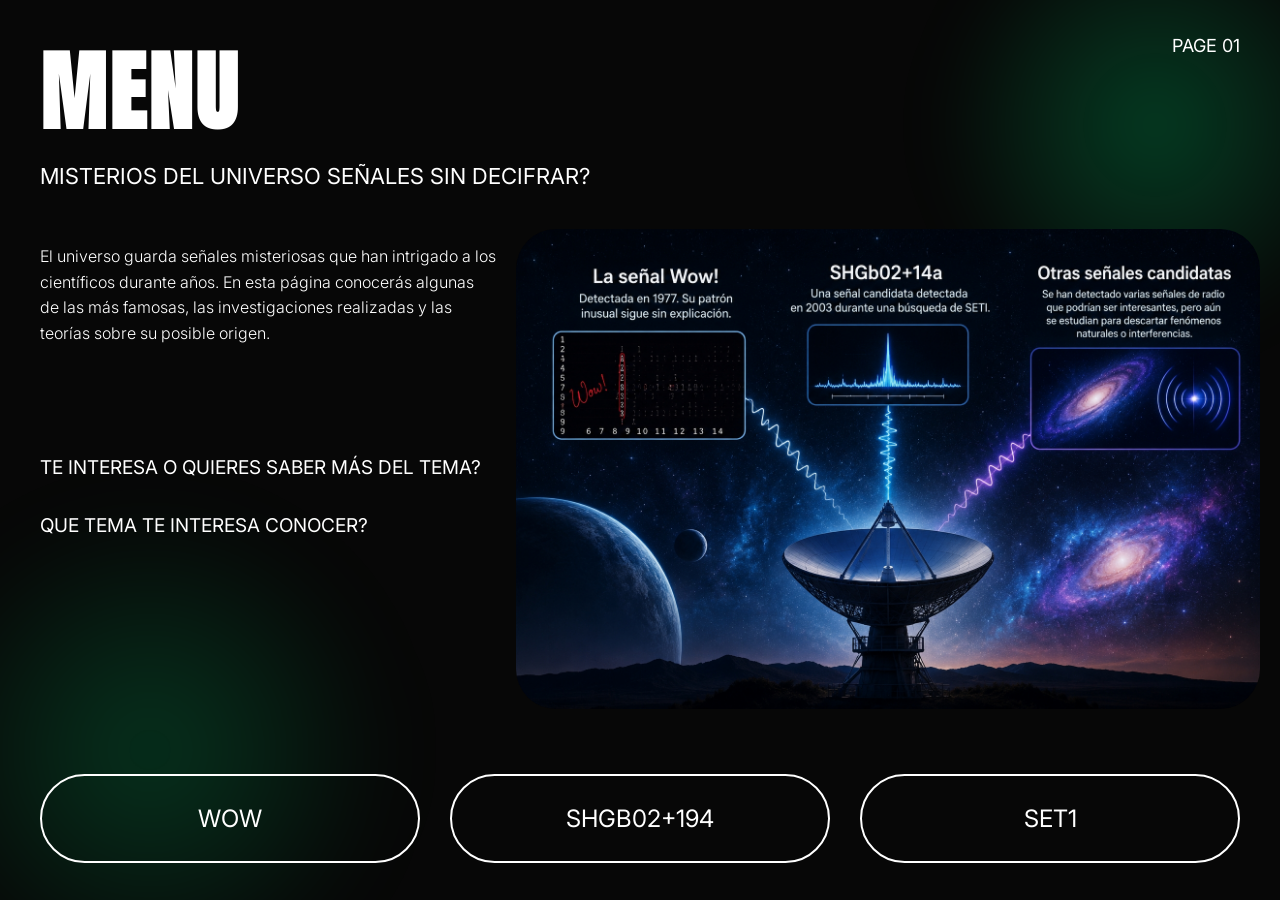
<file: index.html>
<!DOCTYPE html>
<html lang="es">
<head>
<meta charset="UTF-8">
<meta name="viewport" content="width=device-width, initial-scale=1.0">
<title>MENU - Misterios</title>
<link href="https://fonts.googleapis.com/css2?family=Anton&family=Inter:wght@300;400&display=swap" rel="stylesheet">
<link rel="stylesheet" href="index.css">
</head>
<body>
<div class="top"><h1>MENU</h1><div class="page">PAGE 01</div></div>
<div class="sub">MISTERIOS DEL UNIVERSO SEÑALES SIN DECIFRAR?</div>
<div class="main">
<div class="left">
<p>El universo guarda señales misteriosas que han intrigado a los científicos durante años. En esta página conocerás algunas de las más famosas, las investigaciones realizadas y las teorías sobre su posible origen.</p>
<div class="cta">
<h3>TE INTERESA O QUIERES SABER MÁS DEL TEMA?</h3>
<h3>QUE TEMA TE INTERESA CONOCER?</h3>
</div>
</div>
<div class="img-wrap"><img src="page_0_img.jpg"></div>
</div>
<div class="btns">
<a href="info.html" class="btn">WOW</a>
<a href="contenido.html" class="btn">SHGB02+194</a>
<a href="contacto.html" class="btn">SET1</a>
</div>
</body>
</html>
</file>
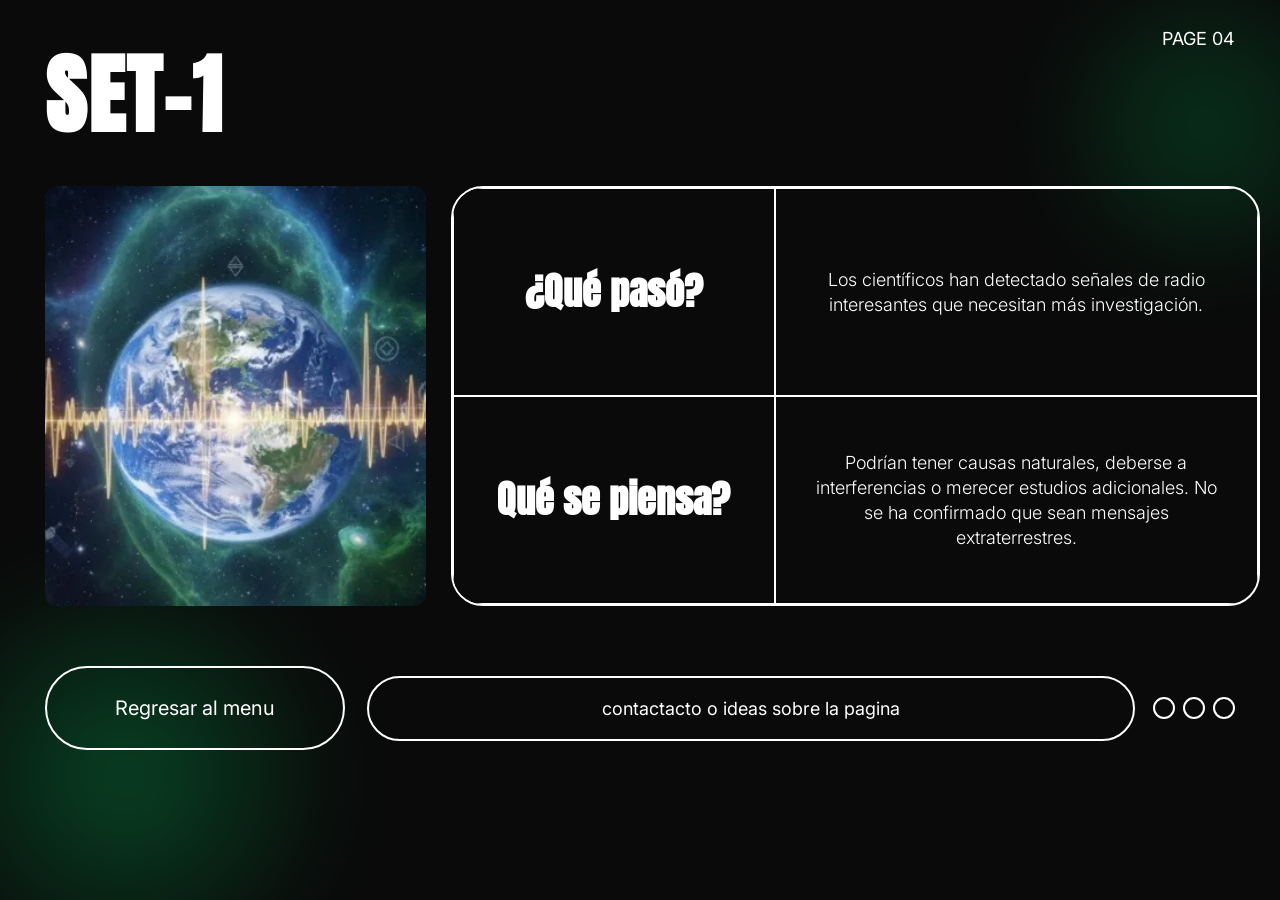
<file: contacto.html>
<!DOCTYPE html>
<html lang="es">
<head>
<meta charset="UTF-8">
<meta name="viewport" content="width=device-width, initial-scale=1.0">
<title>SET-1</title>
<link href="https://fonts.googleapis.com/css2?family=Anton&family=Inter:wght@300;400;700&display=swap" rel="stylesheet">
<link rel="stylesheet" href="contacto.css">
</head>
<body>

<div class="top"><h1>SET-1</h1><div class="page">PAGE 04</div></div>

<div class="grid">
  <div class="img-box"><img src="set1_earth.jpg" alt="Tierra señal"></div>
  
  <div class="table">
    <div class="cell q">¿Qué pasó?</div>
    <div class="cell a">Los científicos han detectado señales de radio interesantes que necesitan más investigación.</div>
    
    <div class="cell q">Qué se piensa?</div>
    <div class="cell a">Podrían tener causas naturales, deberse a interferencias o merecer estudios adicionales. No se ha confirmado que sean mensajes extraterrestres.</div>
  </div>
</div>

<div class="bottom">
  <a href="index.html" class="btn">Regresar al menu</a>
  <div class="contact-wrap">
    <a href="final.html" class="btn-contact">contactacto o ideas sobre la pagina</a>
    <div class="dots"><span></span><span></span><span></span></div>
  </div>
</div>

</body>
</html>
</file>
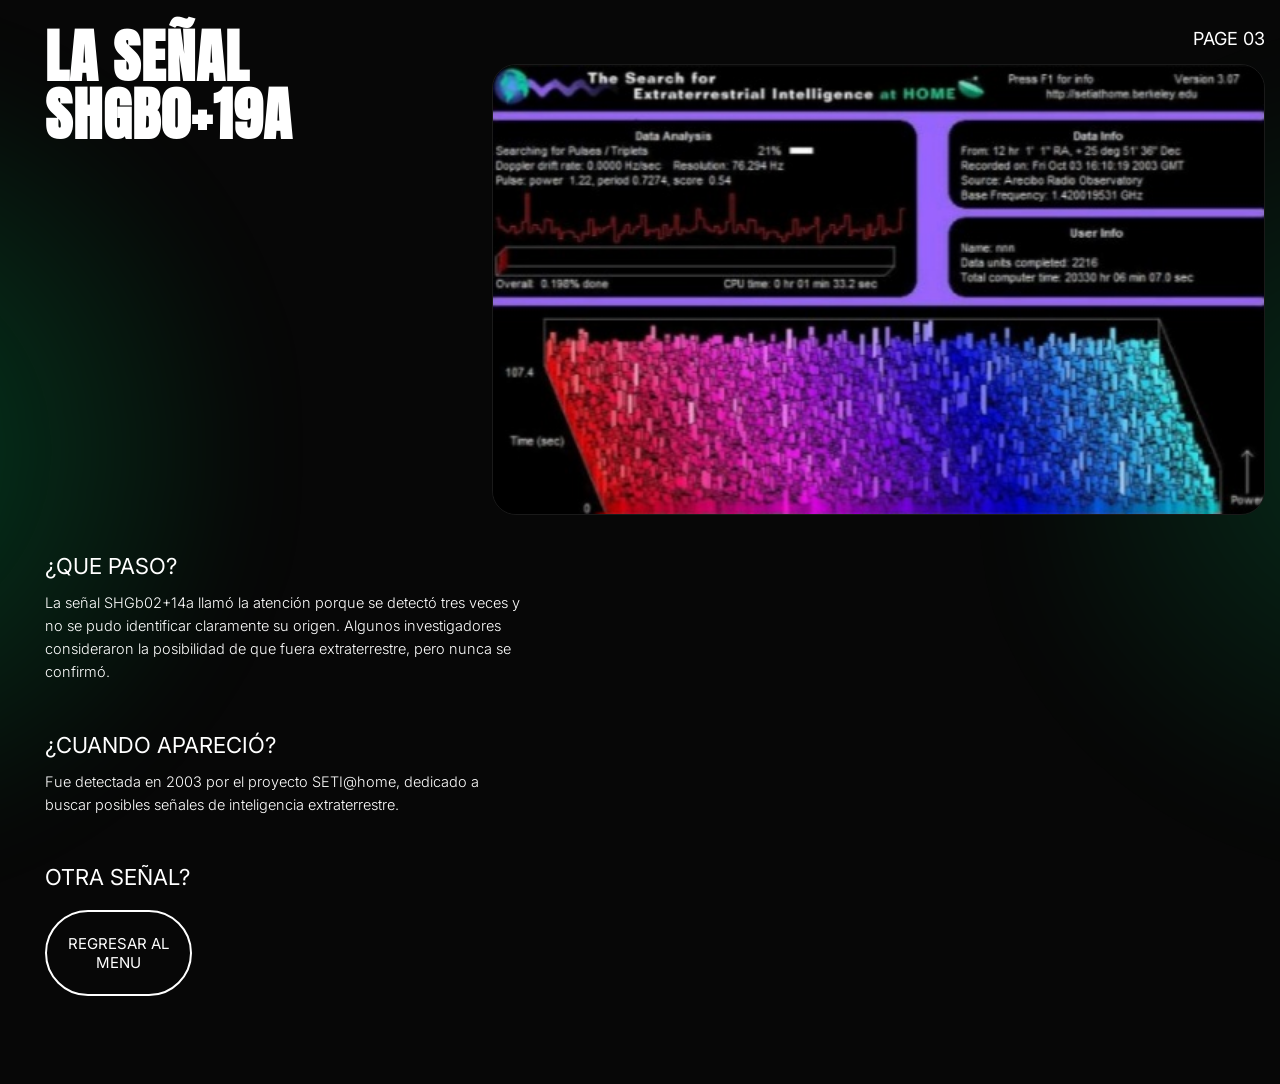
<file: contenido.html>
<!DOCTYPE html>
<html lang="es">
<head>
<meta charset="UTF-8">
<meta name="viewport" content="width=device-width, initial-scale=1.0">
<title>La Señal SHGB02</title>
<link href="https://fonts.googleapis.com/css2?family=Anton&family=Inter:wght@300;400&display=swap" rel="stylesheet">
<link rel="stylesheet" href="contenido.css">
</head>
<body>

<div class="top">
  <h1>LA SEÑAL<br>SHGB0+19A</h1>
  <div class="right-head">
    <div class="page">PAGE 03</div>
    <div class="img-head"><img src="shgb_screen.jpg" alt="Señal SETI"></div>
  </div>
</div>

<div class="main">
  <div class="left">
    <div class="bloque">
      <h2>¿QUE PASO?</h2>
      <p>La señal SHGb02+14a llamó la atención porque se detectó tres veces y no se pudo identificar claramente su origen. Algunos investigadores consideraron la posibilidad de que fuera extraterrestre, pero nunca se confirmó.</p>
    </div>

    <div class="bloque">
      <h2>¿CUANDO APARECIÓ?</h2>
      <p>Fue detectada en 2003 por el proyecto SETI@home, dedicado a buscar posibles señales de inteligencia extraterrestre.</p>
    </div>

    <div class="bloque">
      <h2>OTRA SEÑAL?</h2>
      <div class="btns">
        
        <a href="index.html" class="btn">REGRESAR AL MENU</a>
      </div>
    </div>
  </div>
</div>

</body>
</html>
</file>
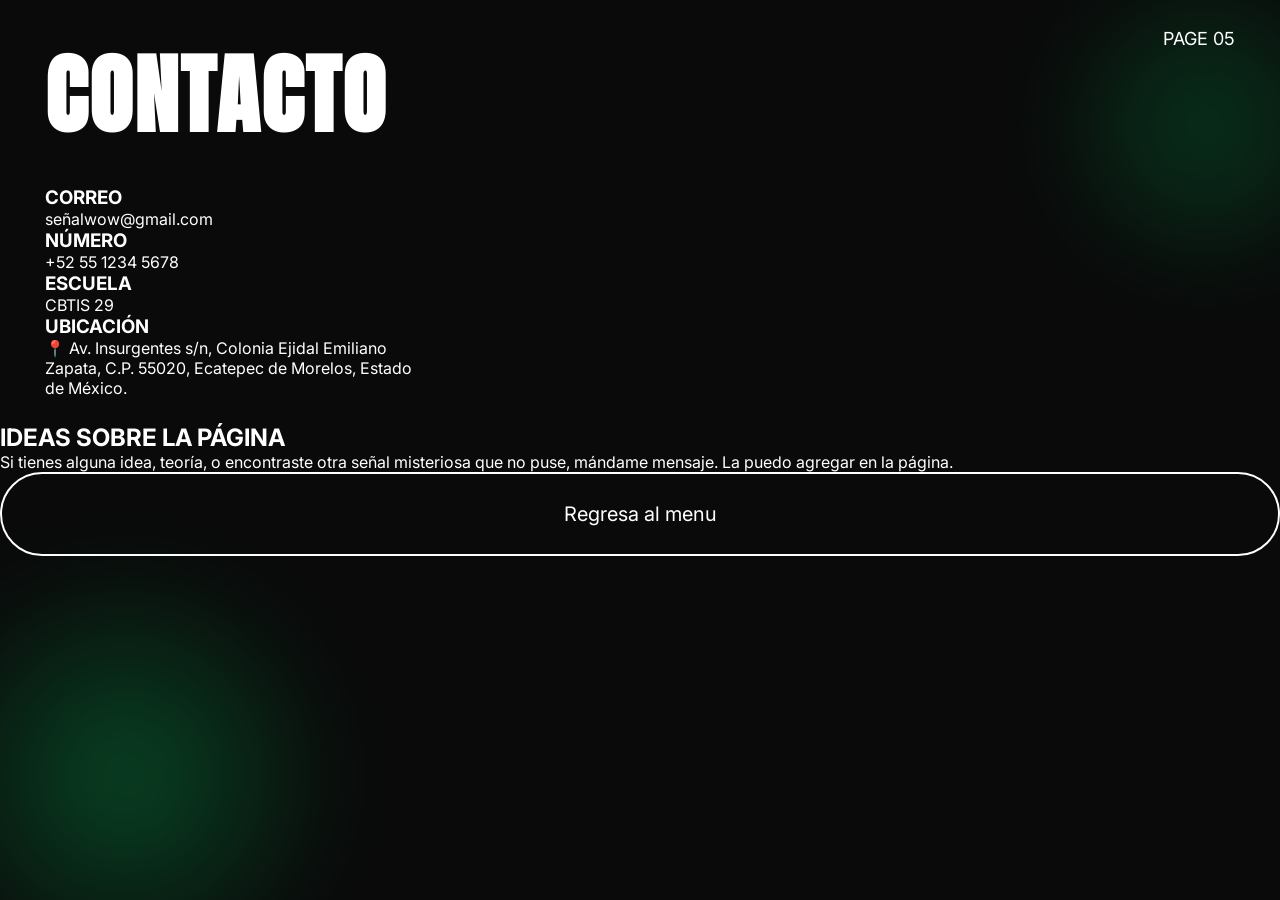
<file: final.html>
<!DOCTYPE html>
<html lang="es">
<head>
<meta charset="UTF-8">
<meta name="viewport" content="width=device-width, initial-scale=1.0">
<title>Contacto</title>
<link href="https://fonts.googleapis.com/css2?family=Anton&family=Inter:wght@300;400;600&display=swap" rel="stylesheet">
<link rel="stylesheet" href="contacto.css">
</head>
<body>

<div class="top"><h1>CONTACTO</h1><div class="page">PAGE 05</div></div>

<div class="grid">
  <div class="left">
    <div class="profile">
      <div class="avatar"></div>
    </div>

    <div class="info-list">
      <div class="item">
        <span class="icon"></span>
        <div>
          <h3>CORREO</h3>
          <p>señalwow@gmail.com</p>
        </div>
      </div>

      <div class="item">
        <span class="icon"></span>
        <div>
          <h3>NÚMERO</h3>
          <p>+52 55 1234 5678</p>
        </div>
      </div>

      <div class="item">
        <span class="icon"></span>
        <div>
          <h3>ESCUELA</h3>
          <p>CBTIS 29</p>
        </div>
      </div>

      <div class="item">
        <span class="icon"></span>
        <div>
          <h3>UBICACIÓN</h3>
          <p>📍 Av. Insurgentes s/n, Colonia Ejidal Emiliano Zapata, C.P. 55020, Ecatepec de Morelos, Estado de México. </p>
        </div>
      </div>

      <div class="item">
        
        </div>
      </div>
    </div>
  </div>

  <div class="right">
    <div class="card-big">
      <h2>IDEAS SOBRE LA PÁGINA</h2>
      <p>Si tienes alguna idea, teoría, o encontraste otra señal misteriosa que no puse, mándame mensaje. La puedo agregar en la página.</p>
      <div class="btns">
<a href="index.html" class="btn">Regresa al menu</a>
</div>
      
      
      <div class="btns-contact">
        </div>

      <div class="divider"></div>

      
      <div class="nav-final">
        
        <a href="index.html"></a>
      </div>
    </div>
  </div>
</div>


</body>
</html>
</file>
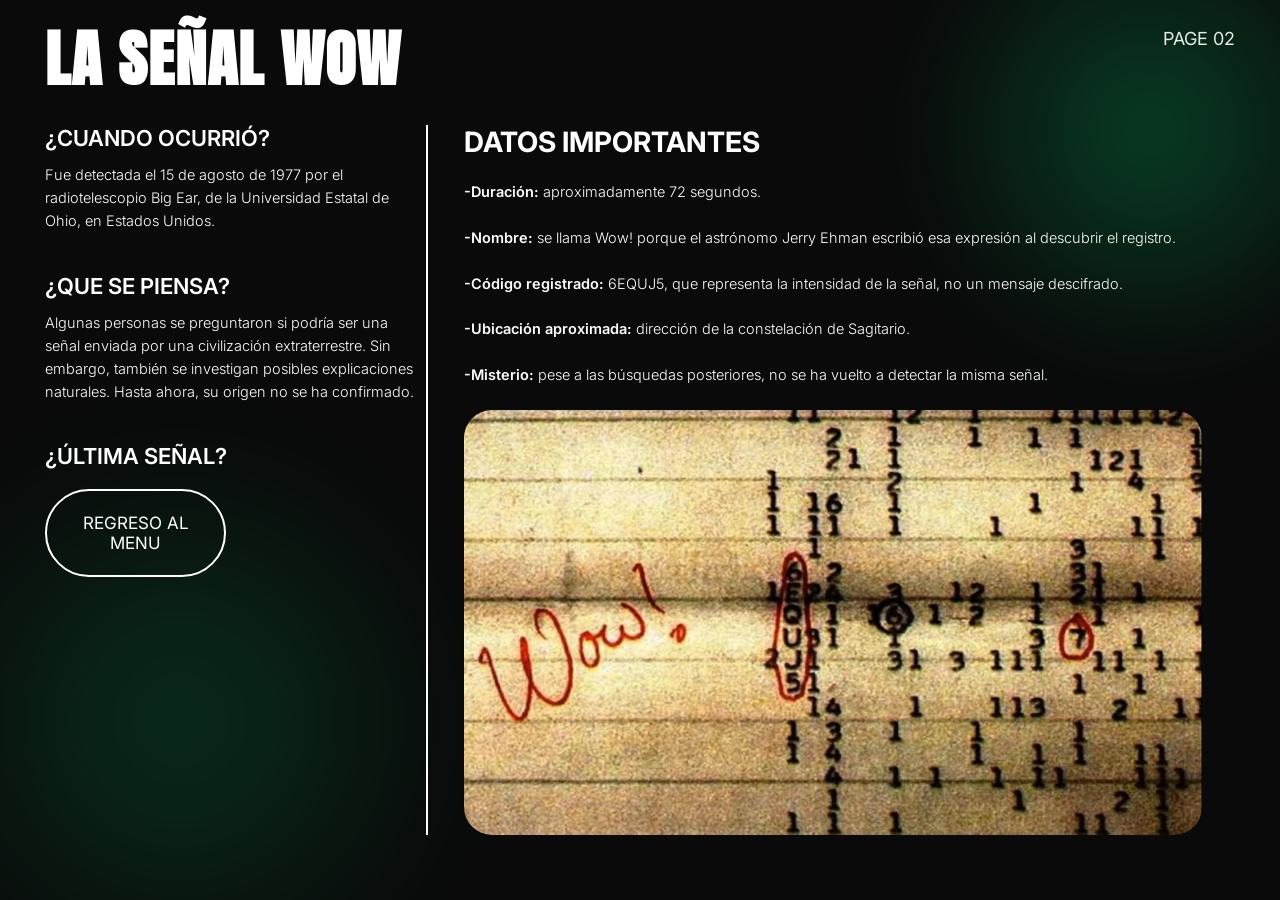
<file: info.html>
<!DOCTYPE html>
<html lang="es">
<head>
<meta charset="UTF-8">
<meta name="viewport" content="width=device-width, initial-scale=1.0">
<title>La Señal WOW</title>
<link href="https://fonts.googleapis.com/css2?family=Anton&family=Inter:wght@300;400;600&display=swap" rel="stylesheet">
<link rel="stylesheet" href="info.css">
</head>
<body>

<div class="top">
  <h1>LA SEÑAL WOW</h1>
  <div class="page">PAGE 02</div>
</div>

<div class="layout">
  <div class="col-left">
    <div class="bloque">
      <h2>¿CUANDO OCURRIÓ?</h2>
      <p>Fue detectada el 15 de agosto de 1977 por el radiotelescopio Big Ear, de la Universidad Estatal de Ohio, en Estados Unidos.</p>
    </div>

    <div class="bloque">
      <h2>¿QUE SE PIENSA?</h2>
      <p>Algunas personas se preguntaron si podría ser una señal enviada por una civilización extraterrestre. Sin embargo, también se investigan posibles explicaciones naturales. Hasta ahora, su origen no se ha confirmado.</p>
    </div>

    <div class="bloque">
      <h2>¿ÚLTIMA SEÑAL?</h2>
      <div class="btns">
        
        <a href="index.html" class="btn">REGRESO AL MENU</a>
      </div>
    </div>
  </div>

  <div class="line"></div>

  <div class="col-right">
    <h2>DATOS IMPORTANTES</h2>
    <ul>
      <li><b>-Duración:</b> aproximadamente 72 segundos.</li>
      <li><b>-Nombre:</b> se llama Wow! porque el astrónomo Jerry Ehman escribió esa expresión al descubrir el registro.</li>
      <li><b>-Código registrado:</b> 6EQUJ5, que representa la intensidad de la señal, no un mensaje descifrado.</li>
      <li><b>-Ubicación aproximada:</b> dirección de la constelación de Sagitario.</li>
      <li><b>-Misterio:</b> pese a las búsquedas posteriores, no se ha vuelto a detectar la misma señal.</li>
    </ul>

    <div class="img-box">
      <img src="wow_print.jpg" alt="Señal Wow original">
    </div>
  </div>
</div>

</body>
</html>
</file>
<file: index.css>
*{margin:0;padding:0;box-sizing:border-box}
body{
  background:#070707;color:#fff;
  font-family:'Inter',sans-serif;
  min-height:100vh;position:relative;overflow-x:hidden
}
body::before{
  content:'';position:fixed;top:-100px;right:-100px;
  width:450px;height:450px;
  background:radial-gradient(circle, rgba(0,255,136,0.22) 0%, transparent 70%);
  filter:blur(30px);pointer-events:none
}
body::after{
  content:'';position:fixed;bottom:-100px;left:-100px;
  width:500px;height:500px;
  background:radial-gradient(circle, rgba(0,255,136,0.18) 0%, transparent 70%);
  filter:blur(40px);pointer-events:none
}
.top{display:flex;justify-content:space-between;padding:25px 40px 0;position:relative;z-index:2}
.top h1{font-family:'Anton',sans-serif;font-size:88px;letter-spacing:3px}
.top .page{font-size:18px;margin-top:10px}
.sub{padding:5px 40px;font-size:22px}
.main{display:grid;grid-template-columns:38% 62%;gap:20px;padding:35px 40px;position:relative;z-index:2}
.left p{font-size:16px;line-height:1.6;font-weight:300;margin-top:15px}
.cta{margin-top:110px}
.cta h3{font-size:19px;font-weight:400;margin-top:35px}
.img-wrap{border-radius:40px;overflow:hidden;height:480px;background:#000}
.img-wrap img{width:100%;height:100%;object-fit:cover}
.btns{display:grid;grid-template-columns:repeat(3,1fr);gap:30px;padding:30px 40px;position:relative;z-index:2}
.btn{border:2.5px solid #fff;border-radius:60px;padding:28px;text-align:center;font-size:24px;text-decoration:none;color:#fff;transition:.3s;display:block}
.btn:hover{background:#fff;color:#000;transform:translateY(-3px)}
.footer{border-top:2.5px solid #fff;margin:30px 40px 0;padding:18px 0;font-size:13px;opacity:.9;letter-spacing:0.5px}
@media(max-width:900px){
  .top h1{font-size:48px}
  .main{grid-template-columns:1fr}
  .img-wrap{height:320px}
  .btns{grid-template-columns:1fr}
  .cta{margin-top:20px}
}
</file>
<file: contacto.css>
*{margin:0;padding:0;box-sizing:border-box}
body{
  background:#0a0a0a;color:#fff;
  font-family:'Inter',sans-serif;
  min-height:100vh;position:relative;overflow-x:hidden
}
body::before{
  content:'';position:fixed;left:-100px;bottom:-100px;
  width:450px;height:450px;
  background:radial-gradient(circle, rgba(0,255,120,0.25) 0%, transparent 70%);
  filter:blur(45px);pointer-events:none
}
body::after{
  content:'';position:fixed;right:-100px;top:-50px;
  width:350px;height:350px;
  background:radial-gradient(circle, rgba(0,255,120,0.18) 0%, transparent 70%);
  filter:blur(40px);pointer-events:none
}
.top{display:flex;justify-content:space-between;padding:28px 45px 0;position:relative;z-index:2}
.top h1{font-family:'Anton',sans-serif;font-size:88px;letter-spacing:2px}
.page{font-size:18px}
.grid{
  display:grid;grid-template-columns:32% 68%;
  gap:25px;padding:25px 45px;position:relative;z-index:2
}
.img-box{border-radius:12px;overflow:hidden;background:#000;height:420px}
.img-box img{width:100%;height:100%;object-fit:cover;display:block}
.table{
  border:2.5px solid #fff;border-radius:32px;
  overflow:hidden;display:grid;
  grid-template-columns:40% 60%;grid-template-rows:1fr 1fr
}
.cell{
  padding:30px;display:flex;align-items:center;
  justify-content:center;border:0.5px solid #fff
}
.cell.q{
  font-family:'Anton',sans-serif;font-size:38px;
  text-align:center;font-weight:700;
  background:#0a0a0a;line-height:1.1
}
.cell.a{font-size:18px;line-height:1.4;text-align:center;font-weight:300}
.bottom{
  display:flex;gap:22px;align-items:center;
  padding:35px 45px;position:relative;z-index:2
}
.btn{
  border:2.5px solid #fff;border-radius:50px;
  padding:28px 55px;text-align:center;color:#fff;
  text-decoration:none;font-size:20px;min-width:300px;
  transition:.3s;display:block
}
.btn:hover{background:#fff;color:#000;transform:translateY(-3px)}
.contact-wrap{display:flex;align-items:center;gap:18px;flex:1}
.btn-contact{
  border:2.5px solid #fff;border-radius:50px;
  padding:20px 30px;flex:1;text-align:center;color:#fff;
  text-decoration:none;font-size:18px;transition:.3s
}
.btn-contact:hover{background:#fff;color:#000}
.dots{display:flex;gap:8px}
.dots span{width:22px;height:22px;border-radius:50%;border:2px solid #fff;display:block}

@media(max-width:900px){
  .grid{grid-template-columns:1fr}
  .table{grid-template-columns:1fr}
  .img-box{height:300px}
  .top h1{font-size:52px}
  .bottom{flex-direction:column}
  .btn{width:100%;min-width:auto}
  .contact-wrap{width:100%;flex-direction:column}
  .btn-contact{width:100%}
}
</file>
<file: contenido.css>
*{margin:0;padding:0;box-sizing:border-box}
body{
  background:#070707;color:#fff;
  font-family:'Inter',sans-serif;
  min-height:100vh;position:relative;overflow-x:hidden
}
body::before{
  content:'';position:fixed;left:-150px;top:0;
  width:400px;height:100%;
  background:radial-gradient(circle at left, rgba(0,200,100,0.28) 0%, transparent 70%);
  filter:blur(40px);pointer-events:none
}
body::after{
  content:'';position:fixed;right:-100px;top:0;
  width:350px;height:100%;
  background:radial-gradient(circle at right, rgba(0,255,136,0.15) 0%, transparent 70%);
  filter:blur(40px);pointer-events:none
}
.top{
  display:grid;grid-template-columns:35% 65%;
  padding:28px 45px;gap:30px;position:relative;z-index:2
}
.top h1{
  font-family:'Anton',sans-serif;font-size:58px;
  line-height:1;letter-spacing:1px
}
.right-head .page{text-align:right;font-size:18px;margin-bottom:15px}
.img-head{
  border-radius:24px;overflow:hidden;
  border:1.5px solid #1a1a1a;background:#000
}
.img-head img{width:100%;display:block}
.main{padding:10px 45px 40px;position:relative;z-index:2}
.left{max-width:40%}
.left .bloque{margin-bottom:48px}
.left h2{font-size:22px;margin-bottom:12px;font-weight:400;text-transform:uppercase}
.left p{font-size:14.5px;line-height:1.6;font-weight:300}
.btns{display:grid;grid-template-columns:1fr 1fr 1fr;gap:18px;margin-top:20px}
.btn{
  border:2.5px solid #fff;border-radius:50px;
  padding:22px 10px;text-align:center;color:#fff;
  text-decoration:none;font-size:15px;transition:.3s;display:block
}
.btn:hover{background:#fff;color:#000;transform:translateY(-3px)}

@media(max-width:900px){
  .top{grid-template-columns:1fr}
  .left{max-width:100%}
  .btns{grid-template-columns:1fr}
  .top h1{font-size:40px}
}
</file>
<file: info.css>
*{margin:0;padding:0;box-sizing:border-box}
body{
  background:#0a0a0a;color:#fff;
  font-family:'Inter',sans-serif;
  min-height:100vh;position:relative;overflow-x:hidden
}
body::before{
  content:'';position:fixed;top:-120px;right:-120px;
  width:500px;height:500px;
  background:radial-gradient(circle, rgba(0,255,136,0.22) 0%, transparent 70%);
  filter:blur(40px);pointer-events:none
}
body::after{
  content:'';position:fixed;bottom:-120px;left:-120px;
  width:600px;height:600px;
  background:radial-gradient(circle, rgba(0,255,136,0.15) 0%, transparent 70%);
  filter:blur(50px);pointer-events:none
}
.top{display:flex;justify-content:space-between;padding:28px 45px 0;position:relative;z-index:2}
.top h1{font-family:'Anton',sans-serif;font-size:62px;letter-spacing:1px;line-height:1}
.top .page{font-size:18px;opacity:.9}
.layout{display:grid;grid-template-columns:32% 3px 65%;gap:0;padding:35px 45px;position:relative;z-index:2}
.col-left h2{font-size:22px;font-weight:600;margin-bottom:12px}
.col-left p{font-size:14.5px;line-height:1.6;font-weight:300;margin-bottom:40px}
.line{background:#fff;width:2px}
.col-right{padding-left:35px}
.col-right h2{font-size:28px;margin-bottom:22px}
.col-right ul{list-style:none}
.col-right li{font-size:14.5px;line-height:1.5;margin-bottom:24px;font-weight:300}
.col-right li b{font-weight:600}
.img-box{margin-top:20px;border-radius:28px;overflow:hidden;background:#e9e1c5}
.img-box img{width:100%;display:block}
.btns{display:grid;grid-template-columns:1fr 1fr;gap:18px;margin-top:20px}
.btn{border:2.5px solid #fff;border-radius:50px;padding:22px;text-align:center;color:#fff;text-decoration:none;font-size:17px;transition:.3s}
.btn:hover{background:#fff;color:#000;transform:translateY(-3px)}

@media(max-width:900px){
  .layout{grid-template-columns:1fr}
  .line{display:none}
  .col-right{padding-left:0;margin-top:30px}
  .btns{grid-template-columns:1fr}
  .top h1{font-size:38px}
}
</file>
